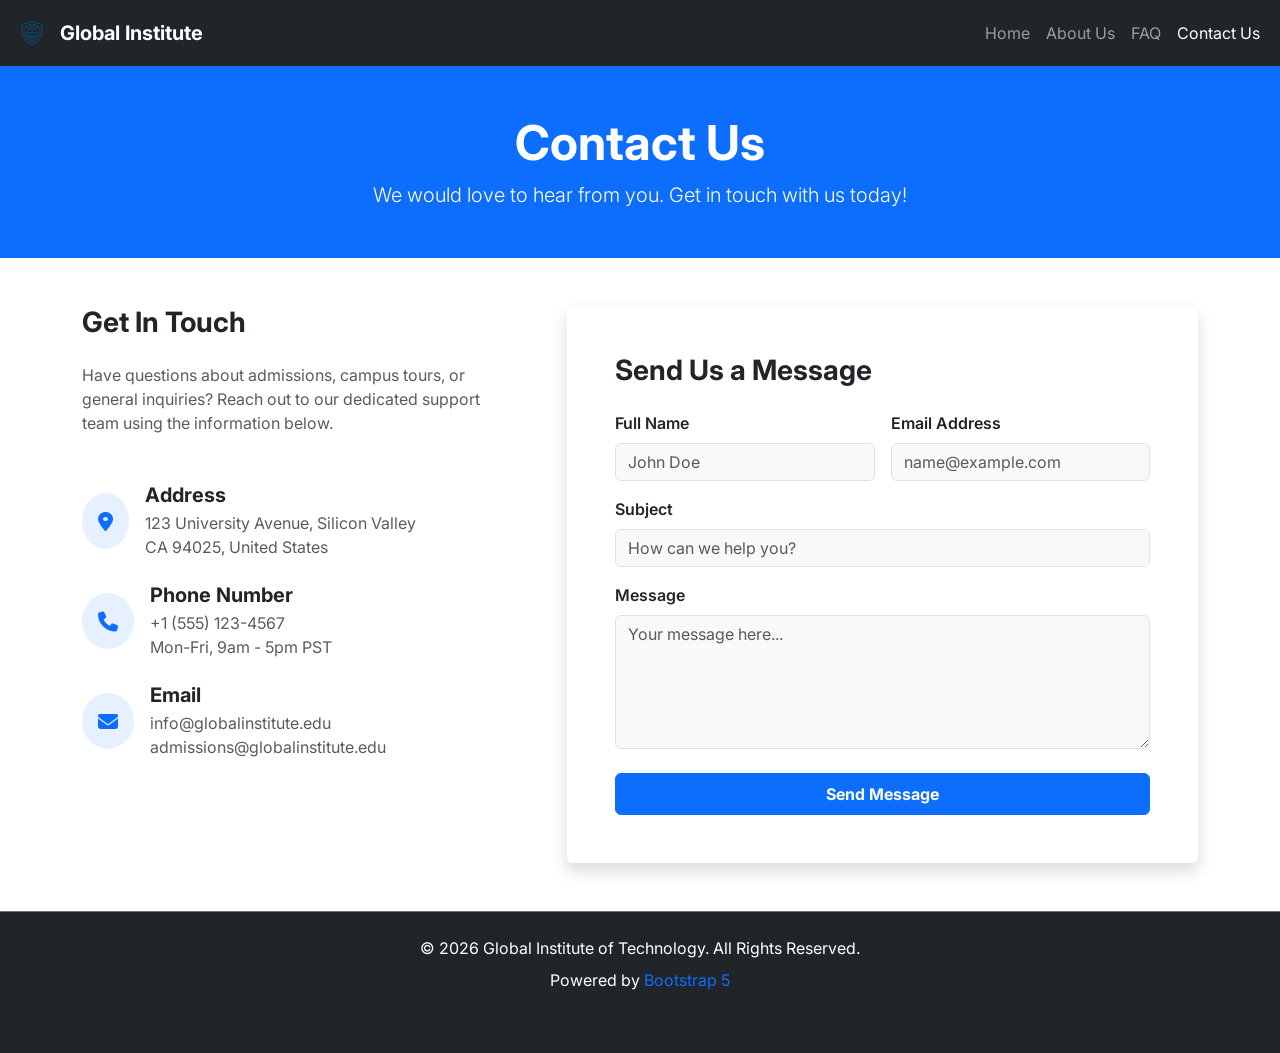
<file: contact.html>
<!DOCTYPE html>
<html lang="en">
<head>
    <meta charset="UTF-8">
    <meta name="viewport" content="width=device-width, initial-scale=1.0">
    <title>Contact Us | Global Institute of Technology</title>
    <!-- Bootstrap CSS -->
    <link href="https://cdn.jsdelivr.net/npm/bootstrap@5.3.2/dist/css/bootstrap.min.css" rel="stylesheet">
    <!-- FontAwesome for Icons -->
    <link rel="stylesheet" href="https://cdnjs.cloudflare.com/ajax/libs/font-awesome/6.4.2/css/all.min.css">
    <!-- Custom CSS -->
    <link rel="stylesheet" href="assets/css/style.css">
</head>
<body>

    <!-- Navigation Menu -->
    <nav class="navbar navbar-expand-lg navbar-dark bg-dark">
        <div class="container-fluid">
            <a class="navbar-brand fw-bold d-flex align-items-center" href="index.html">
                <img src="assets/img/logo.png" alt="Global Institute Logo" class="me-2" style="width: 40px; height: 40px; object-fit: contain;">
                Global Institute
            </a>
            <button class="navbar-toggler" type="button" data-bs-toggle="collapse" data-bs-target="#mainNav" aria-controls="mainNav" aria-expanded="false" aria-label="Toggle navigation">
                <span class="navbar-toggler-icon"></span>
            </button>
            <div class="collapse navbar-collapse" id="mainNav">
                <ul class="navbar-nav ms-auto mb-2 mb-lg-0">
                    <li class="nav-item">
                        <a class="nav-link" href="index.html">Home</a>
                    </li>
                    <li class="nav-item">
                        <a class="nav-link" href="about.html">About Us</a>
                    </li>
                    <li class="nav-item">
                        <a class="nav-link" href="faq.html">FAQ</a>
                    </li>
                    <li class="nav-item">
                        <a class="nav-link active" href="contact.html">Contact Us</a>
                    </li>
                </ul>
            </div>
        </div>
    </nav>

    <main>
        <!-- Page Header -->
        <div class="bg-primary text-white py-5 text-center">
            <div class="container">
                <h1 class="display-5 fw-bold">Contact Us</h1>
                <p class="lead mb-0">We would love to hear from you. Get in touch with us today!</p>
            </div>
        </div>

        <section class="py-5">
            <div class="container">
                <div class="row g-5">
                    <!-- Contact Information -->
                    <div class="col-lg-5">
                        <h3 class="fw-bold mb-4">Get In Touch</h3>
                        <p class="text-muted mb-5">Have questions about admissions, campus tours, or general inquiries? Reach out to our dedicated support team using the information below.</p>
                        
                        <div class="d-flex align-items-center mb-4">
                            <div class="bg-primary bg-opacity-10 text-primary p-3 rounded-circle me-3">
                                <i class="fa-solid fa-location-dot fa-lg border-0"></i>
                            </div>
                            <div>
                                <h5 class="mb-1 fw-bold">Address</h5>
                                <p class="mb-0 text-muted">123 University Avenue, Silicon Valley<br>CA 94025, United States</p>
                            </div>
                        </div>
                        
                        <div class="d-flex align-items-center mb-4">
                            <div class="bg-primary bg-opacity-10 text-primary p-3 rounded-circle me-3">
                                <i class="fa-solid fa-phone fa-lg border-0"></i>
                            </div>
                            <div>
                                <h5 class="mb-1 fw-bold">Phone Number</h5>
                                <p class="mb-0 text-muted">+1 (555) 123-4567<br>Mon-Fri, 9am - 5pm PST</p>
                            </div>
                        </div>

                        <div class="d-flex align-items-center mb-4">
                            <div class="bg-primary bg-opacity-10 text-primary p-3 rounded-circle me-3">
                                <i class="fa-solid fa-envelope fa-lg border-0"></i>
                            </div>
                            <div>
                                <h5 class="mb-1 fw-bold">Email</h5>
                                <p class="mb-0 text-muted">info@globalinstitute.edu<br>admissions@globalinstitute.edu</p>
                            </div>
                        </div>
                    </div>

                    <!-- Contact Form -->
                    <div class="col-lg-7">
                        <div class="card border-0 shadow p-4 p-md-5">
                            <h3 class="fw-bold mb-4">Send Us a Message</h3>
                            <form id="contactForm" class="needs-validation" novalidate>
                                <div class="row g-3">
                                    <div class="col-md-6">
                                        <label for="name" class="form-label fw-semibold">Full Name</label>
                                        <input type="text" class="form-control bg-light" id="name" placeholder="John Doe" required>
                                        <div class="invalid-feedback">Please enter your full name.</div>
                                    </div>
                                    <div class="col-md-6">
                                        <label for="email" class="form-label fw-semibold">Email Address</label>
                                        <input type="email" class="form-control bg-light" id="email" placeholder="name@example.com" required>
                                        <div class="invalid-feedback">Please enter a valid email address.</div>
                                    </div>
                                    <div class="col-12">
                                        <label for="subject" class="form-label fw-semibold">Subject</label>
                                        <input type="text" class="form-control bg-light" id="subject" placeholder="How can we help you?" required>
                                        <div class="invalid-feedback">Please provide a subject.</div>
                                    </div>
                                    <div class="col-12">
                                        <label for="message" class="form-label fw-semibold">Message</label>
                                        <textarea class="form-control bg-light" id="message" rows="5" placeholder="Your message here..." required></textarea>
                                        <div class="invalid-feedback">Please enter your message.</div>
                                    </div>
                                    <div class="col-12 mt-4">
                                        <button type="submit" class="btn btn-primary w-100 py-2 fw-bold">Send Message</button>
                                    </div>
                                </div>
                            </form>
                        </div>
                    </div>
                </div>
            </div>
        </section>
    </main>

    <!-- Footer -->
    <footer class="bg-dark text-white py-4 mt-auto border-top border-secondary">
        <div class="container text-center">
            <p class="mb-2">&copy; 2026 Global Institute of Technology. All Rights Reserved.</p>
            <p class="mb-2">Powered by <a href="https://getbootstrap.com/" target="_blank" class="text-primary text-decoration-none">Bootstrap 5</a></p>
            <div class="mt-3 text-muted small">
                <i class="fa-regular fa-clock me-1"></i> Current Time: <span id="current-datetime"></span>
            </div>
        </div>
    </footer>

    <!-- Bootstrap Bundle -->
    <script src="https://cdn.jsdelivr.net/npm/bootstrap@5.3.2/dist/js/bootstrap.bundle.min.js"></script>
    <script src="assets/js/main.js"></script>
</body>
</html>
</file>
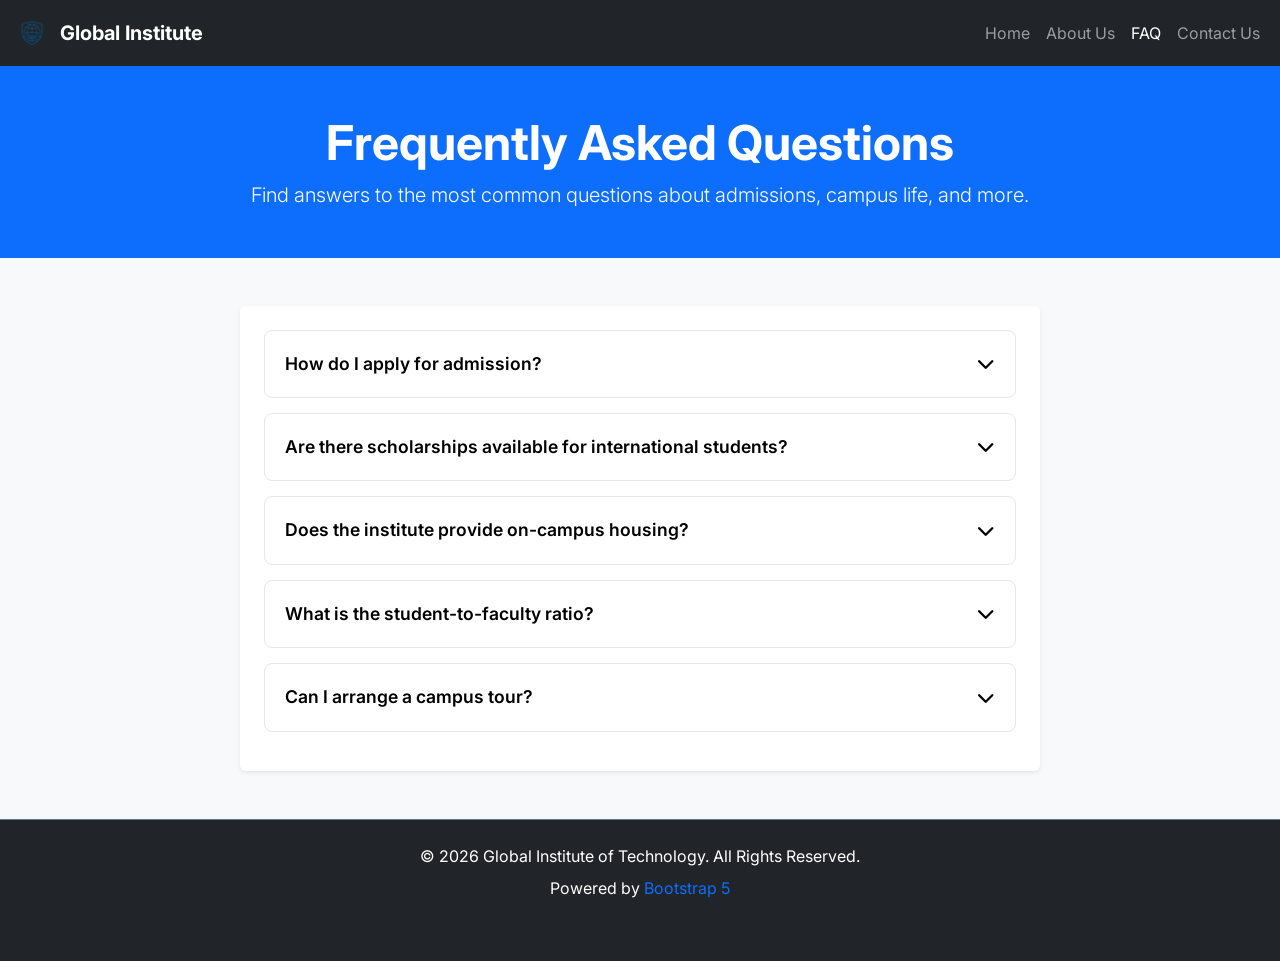
<file: faq.html>
<!DOCTYPE html>
<html lang="en">
<head>
    <meta charset="UTF-8">
    <meta name="viewport" content="width=device-width, initial-scale=1.0">
    <title>FAQ | Global Institute of Technology</title>
    <!-- Bootstrap CSS -->
    <link href="https://cdn.jsdelivr.net/npm/bootstrap@5.3.2/dist/css/bootstrap.min.css" rel="stylesheet">
    <!-- FontAwesome for Icons -->
    <link rel="stylesheet" href="https://cdnjs.cloudflare.com/ajax/libs/font-awesome/6.4.2/css/all.min.css">
    <!-- Custom CSS -->
    <link rel="stylesheet" href="assets/css/style.css">
</head>
<body>

    <!-- Navigation Menu -->
    <nav class="navbar navbar-expand-lg navbar-dark bg-dark">
        <div class="container-fluid">
            <a class="navbar-brand fw-bold d-flex align-items-center" href="index.html">
                <img src="assets/img/logo.png" alt="Global Institute Logo" class="me-2" style="width: 40px; height: 40px; object-fit: contain;">
                Global Institute
            </a>
            <button class="navbar-toggler" type="button" data-bs-toggle="collapse" data-bs-target="#mainNav" aria-controls="mainNav" aria-expanded="false" aria-label="Toggle navigation">
                <span class="navbar-toggler-icon"></span>
            </button>
            <div class="collapse navbar-collapse" id="mainNav">
                <ul class="navbar-nav ms-auto mb-2 mb-lg-0">
                    <li class="nav-item">
                        <a class="nav-link" href="index.html">Home</a>
                    </li>
                    <li class="nav-item">
                        <a class="nav-link" href="about.html">About Us</a>
                    </li>
                    <li class="nav-item">
                        <a class="nav-link active" href="faq.html">FAQ</a>
                    </li>
                    <li class="nav-item">
                        <a class="nav-link" href="contact.html">Contact Us</a>
                    </li>
                </ul>
            </div>
        </div>
    </nav>

    <main>
        <!-- Page Header -->
        <div class="bg-primary text-white py-5 text-center">
            <div class="container">
                <h1 class="display-5 fw-bold">Frequently Asked Questions</h1>
                <p class="lead mb-0">Find answers to the most common questions about admissions, campus life, and more.</p>
            </div>
        </div>

        <!-- FAQ Section (Pure JS collapse functionality) -->
        <section class="py-5 bg-light">
            <div class="container">
                <div class="faq-container shadow-sm p-4 bg-white rounded">
                    
                    <!-- FAQ 1 -->
                    <div class="faq-item">
                        <button class="faq-question">
                            <span>How do I apply for admission?</span>
                            <i class="fa-solid fa-chevron-down faq-icon"></i>
                        </button>
                        <div class="faq-answer">
                            <div class="faq-answer-content">
                                You can apply online through our official admission portal. Simply create an account, fill out the application form, upload the required documents, and submit the application fee. Admissions open twice a year.
                            </div>
                        </div>
                    </div>

                    <!-- FAQ 2 -->
                    <div class="faq-item">
                        <button class="faq-question">
                            <span>Are there scholarships available for international students?</span>
                            <i class="fa-solid fa-chevron-down faq-icon"></i>
                        </button>
                        <div class="faq-answer">
                            <div class="faq-answer-content">
                                Yes, we offer a range of merit-based and need-based scholarships for both domestic and international students. Please check the Financial Aid section of our website for details and deadlines.
                            </div>
                        </div>
                    </div>

                    <!-- FAQ 3 -->
                    <div class="faq-item">
                        <button class="faq-question">
                            <span>Does the institute provide on-campus housing?</span>
                            <i class="fa-solid fa-chevron-down faq-icon"></i>
                        </button>
                        <div class="faq-answer">
                            <div class="faq-answer-content">
                                Absolutely. We have modern dormitories and apartment-style housing available on campus. Housing is guaranteed for all first-year undergraduate students who complete their housing application on time.
                            </div>
                        </div>
                    </div>

                    <!-- FAQ 4 -->
                    <div class="faq-item">
                        <button class="faq-question">
                            <span>What is the student-to-faculty ratio?</span>
                            <i class="fa-solid fa-chevron-down faq-icon"></i>
                        </button>
                        <div class="faq-answer">
                            <div class="faq-answer-content">
                                Our community prides itself on personalized education. The average student-to-faculty ratio is 15:1, ensuring that students get dedicated mentorship and guidance from their professors.
                            </div>
                        </div>
                    </div>

                    <!-- FAQ 5 -->
                    <div class="faq-item">
                        <button class="faq-question">
                            <span>Can I arrange a campus tour?</span>
                            <i class="fa-solid fa-chevron-down faq-icon"></i>
                        </button>
                        <div class="faq-answer">
                            <div class="faq-answer-content">
                                We welcome prospective students and their families! Guided campus tours are available Monday through Saturday. You can book a tour directly via our 'Contact Us' page or call our admissions office.
                            </div>
                        </div>
                    </div>

                </div>
            </div>
        </section>
    </main>

    <!-- Footer -->
    <footer class="bg-dark text-white py-4 mt-auto border-top border-secondary">
        <div class="container text-center">
            <p class="mb-2">&copy; 2026 Global Institute of Technology. All Rights Reserved.</p>
            <p class="mb-2">Powered by <a href="https://getbootstrap.com/" target="_blank" class="text-primary text-decoration-none">Bootstrap 5</a></p>
            <div class="mt-3 text-muted small">
                <i class="fa-regular fa-clock me-1"></i> Current Time: <span id="current-datetime"></span>
            </div>
        </div>
    </footer>

    <!-- Bootstrap Bundle -->
    <script src="https://cdn.jsdelivr.net/npm/bootstrap@5.3.2/dist/js/bootstrap.bundle.min.js"></script>
    <script src="assets/js/main.js"></script>
</body>
</html>
</file>
<file: assets/css/style.css>
/* Google Fonts */
@import url('https://fonts.googleapis.com/css2?family=Inter:wght@300;400;500;600;700&display=swap');

:root {
  --primary-color: #0d6efd;
  --primary-hover: #0b5ed7;
  --secondary-color: #f8f9fa;
  --text-dark: #212529;
  --text-muted: #6c757d;
  --transition-speed: 0.3s;
}

body {
  font-family: 'Inter', sans-serif;
  color: var(--text-dark);
  display: flex;
  flex-direction: column;
  min-height: 100vh;
}

main {
  flex: 1;
}

/* Navbar Hover Effect */
.navbar-nav .nav-link {
  position: relative;
  transition: color var(--transition-speed);
}

.navbar-nav .nav-link::after {
  content: '';
  position: absolute;
  width: 0;
  height: 2px;
  display: block;
  margin-top: 5px;
  right: 0;
  background: var(--primary-color);
  transition: width var(--transition-speed) ease;
}

.navbar-nav .nav-link:hover::after {
  width: 100%;
  left: 0;
  background: var(--primary-color);
}

/* Simple Slider Style */
.carousel {
  margin-bottom: 50px; /* Gap below the slider */
}

.banner-img {
  height: 650px;
  object-fit: cover;
  filter: brightness(0.7) blur(2px); /* Taller height and clearer image */
}

.carousel-caption {
  top: 50%;
  transform: translateY(-50%);
  bottom: auto;
}

.carousel-caption, 
.carousel-caption h1, 
.carousel-caption p,
.carousel-caption * {
  color: #ffffff !important;
  text-shadow: none !important;
} 

/* Cards Hover effects */
.card {
  transition: transform var(--transition-speed), box-shadow var(--transition-speed);
  border: none;
  box-shadow: 0 4px 6px rgba(0,0,0,0.05);
}

.card:hover {
  transform: translateY(-5px);
  box-shadow: 0 10px 20px rgba(0,0,0,0.1);
}

/* Gallery Images */
.gallery-img {
  width: 100%;
  height: 250px;
  object-fit: cover;
  border-radius: 8px;
  transition: transform var(--transition-speed);
}

.gallery-item {
  overflow: hidden;
  border-radius: 8px;
} 
.gallery-item:hover .gallery-img {
  transform: scale(1.05);
}

/* Custom Unordered List (Food Items) - Without Framework Help */
.food-list {
  list-style-type: none;
  padding: 0;
  margin: 20px 0;
  max-width: 400px;
}

.food-list li {
  background-color: #fdfbf7;
  border: 1px solid #e0dcd3;
  border-radius: 8px;
  padding: 15px 20px;
  margin-bottom: 10px;
  font-size: 16px;
  color: #4a4a4a;
  transition: all 0.3s ease-in-out;
  cursor: pointer;
  position: relative;
  overflow: hidden;
}

.food-list li::before {
  content: '🍽️';
  margin-right: 10px;
}

.food-list li:hover {
  background-color: #ffe8cc;
  border-color: #ffa94d;
  color: #d9480f;
  transform: translateX(5px);
  box-shadow: 2px 4px 8px rgba(0, 0, 0, 0.05);
}

/* FAQ Styles */
.faq-container {
  max-width: 800px;
  margin: 0 auto;
}

.faq-item {
  background-color: #fff;
  border: 1px solid #e5e7eb;
  border-radius: 8px;
  margin-bottom: 15px;
  overflow: hidden;
}

.faq-question {
  width: 100%;
  text-align: left;
  padding: 20px;
  font-size: 1.1rem;
  font-weight: 600;
  background: none;
  border: none;
  cursor: pointer;
  display: flex;
  justify-content: space-between;
  align-items: center;
  transition: background-color 0.2s;
}

.faq-question:hover {
  background-color: #f8f9fa;
}

.faq-icon {
  transition: transform 0.3s ease;
}

.faq-item.active .faq-icon {
  transform: rotate(180deg);
}

.faq-answer {
  max-height: 0;
  overflow: hidden;
  transition: max-height 0.4s ease;
}

.faq-answer-content {
  padding: 0 20px 20px;
  color: var(--text-muted);
}
</file>
